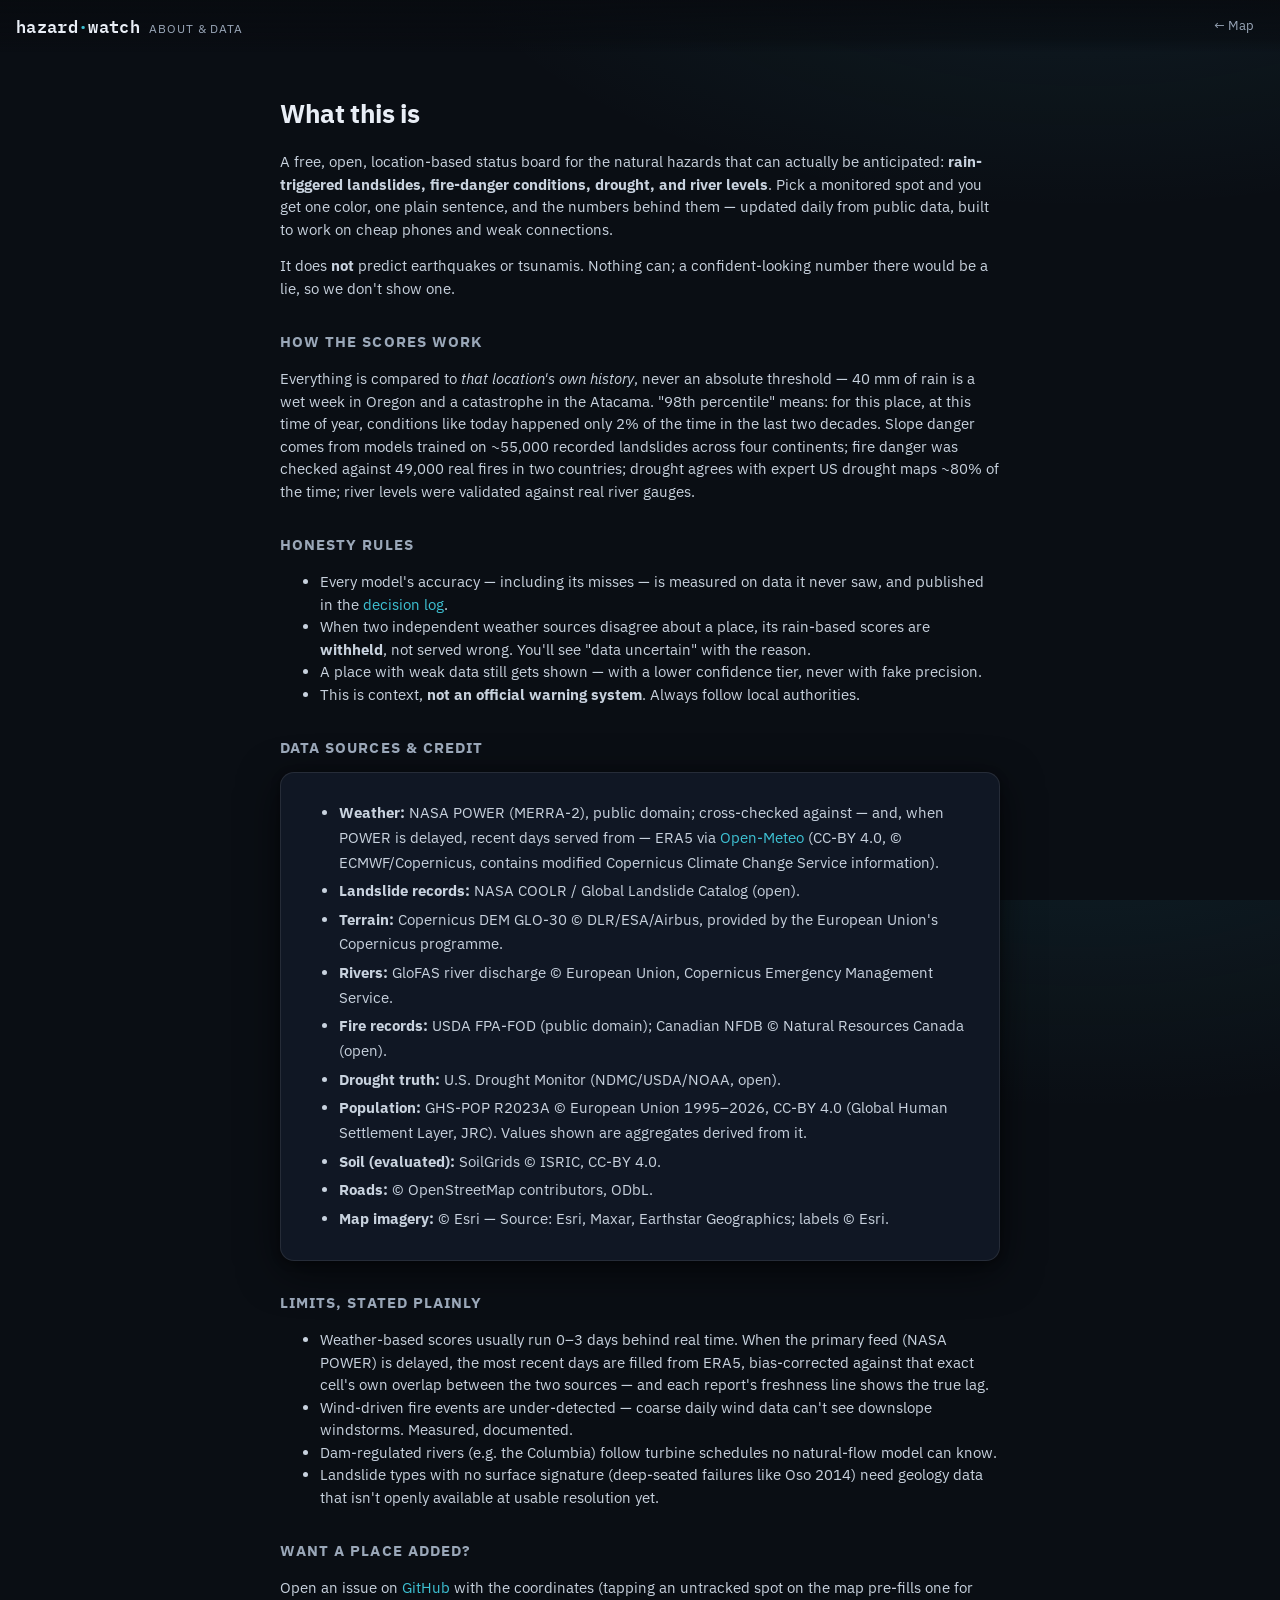
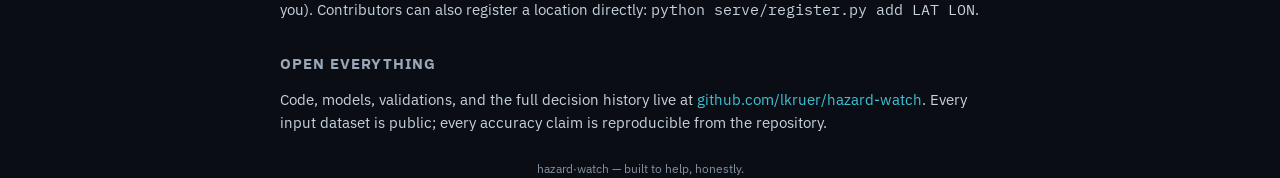
<file: site/about.html>
<!DOCTYPE html>
<html lang="en">
<head>
<meta charset="utf-8">
<meta name="viewport" content="width=device-width, initial-scale=1, viewport-fit=cover">
<title>About &amp; data — Hazard Watch</title>
<link rel="manifest" href="manifest.webmanifest">
<meta name="theme-color" content="#0a0e14">
<link rel="icon" href="icons/icon-192.png">
<link rel="apple-touch-icon" href="icons/icon-192.png">
<link rel="preconnect" href="https://fonts.googleapis.com">
<link rel="preconnect" href="https://fonts.gstatic.com" crossorigin>
<link rel="stylesheet" href="https://fonts.googleapis.com/css2?family=IBM+Plex+Mono:wght@400;500;600&family=IBM+Plex+Sans:wght@400;500;600&display=swap">
<link rel="stylesheet" href="css/styles.css">
</head>
<body class="page">

<header class="topbar">
  <div class="brand">
    <a href="index.html" style="text-decoration:none">
      <span class="brand__mark">hazard<span class="accent">·</span>watch</span></a>
    <span class="brand__tag">about &amp; data</span>
  </div>
  <div class="topbar__spacer"></div>
  <a class="navlink" href="index.html">← Map</a>
</header>

<main class="prose">
  <h1>What this is</h1>
  <p>A free, open, location-based status board for the natural hazards that can
  actually be anticipated: <b>rain-triggered landslides, fire-danger
  conditions, drought, and river levels</b>. Pick a monitored spot and you get
  one color, one plain sentence, and the numbers behind them — updated daily
  from public data, built to work on cheap phones and weak connections.</p>

  <p>It does <b>not</b> predict earthquakes or tsunamis. Nothing can; a
  confident-looking number there would be a lie, so we don't show one.</p>

  <h2>How the scores work</h2>
  <p>Everything is compared to <i>that location's own history</i>, never an
  absolute threshold — 40&nbsp;mm of rain is a wet week in Oregon and a
  catastrophe in the Atacama. "98th percentile" means: for this place, at this
  time of year, conditions like today happened only 2% of the time in the last
  two decades. Slope danger comes from models trained on ~55,000 recorded
  landslides across four continents; fire danger was checked against 49,000
  real fires in two countries; drought agrees with expert US drought maps
  ~80% of the time; river levels were validated against real river gauges.</p>

  <h2>Honesty rules</h2>
  <ul>
    <li>Every model's accuracy — including its misses — is measured on data it
    never saw, and published in the
    <a href="https://github.com/lkruer/hazard-watch/blob/main/docs/decisions.md">decision log</a>.</li>
    <li>When two independent weather sources disagree about a place, its
    rain-based scores are <b>withheld</b>, not served wrong. You'll see
    "data uncertain" with the reason.</li>
    <li>A place with weak data still gets shown — with a lower confidence tier,
    never with fake precision.</li>
    <li>This is context, <b>not an official warning system</b>. Always follow
    local authorities.</li>
  </ul>

  <h2>Data sources &amp; credit</h2>
  <div class="card"><ul class="caveats">
    <li><b>Weather:</b> NASA POWER (MERRA-2), public domain; cross-checked
    against — and, when POWER is delayed, recent days served from — ERA5
    via <a href="https://open-meteo.com/">Open-Meteo</a> (CC-BY 4.0,
    © ECMWF/Copernicus, contains modified Copernicus Climate Change Service
    information).</li>
    <li><b>Landslide records:</b> NASA COOLR / Global Landslide Catalog
    (open).</li>
    <li><b>Terrain:</b> Copernicus DEM GLO-30 © DLR/ESA/Airbus, provided by
    the European Union's Copernicus programme.</li>
    <li><b>Rivers:</b> GloFAS river discharge © European Union,
    Copernicus Emergency Management Service.</li>
    <li><b>Fire records:</b> USDA FPA-FOD (public domain);
    Canadian NFDB © Natural Resources Canada (open).</li>
    <li><b>Drought truth:</b> U.S. Drought Monitor (NDMC/USDA/NOAA, open).</li>
    <li><b>Population:</b> GHS-POP R2023A © European Union 1995–2026,
    CC-BY 4.0 (Global Human Settlement Layer, JRC). Values shown are
    aggregates derived from it.</li>
    <li><b>Soil (evaluated):</b> SoilGrids © ISRIC, CC-BY 4.0.</li>
    <li><b>Roads:</b> © OpenStreetMap contributors, ODbL.</li>
    <li><b>Map imagery:</b> © Esri — Source: Esri, Maxar, Earthstar
    Geographics; labels © Esri.</li>
  </ul></div>

  <h2>Limits, stated plainly</h2>
  <ul>
    <li>Weather-based scores usually run 0–3 days behind real time. When the
    primary feed (NASA POWER) is delayed, the most recent days are filled
    from ERA5, bias-corrected against that exact cell's own overlap between
    the two sources — and each report's freshness line shows the true
    lag.</li>
    <li>Wind-driven fire events are under-detected — coarse daily wind data
    can't see downslope windstorms. Measured, documented.</li>
    <li>Dam-regulated rivers (e.g. the Columbia) follow turbine schedules no
    natural-flow model can know.</li>
    <li>Landslide types with no surface signature (deep-seated failures like
    Oso 2014) need geology data that isn't openly available at usable
    resolution yet.</li>
  </ul>

  <h2>Want a place added?</h2>
  <p>Open an issue on
  <a href="https://github.com/lkruer/hazard-watch/issues/new">GitHub</a> with
  the coordinates (tapping an untracked spot on the map pre-fills one for
  you). Contributors can also register a location directly:
  <code>python serve/register.py add LAT LON</code>.</p>

  <h2>Open everything</h2>
  <p>Code, models, validations, and the full decision history live at
  <a href="https://github.com/lkruer/hazard-watch">github.com/lkruer/hazard-watch</a>.
  Every input dataset is public; every accuracy claim is reproducible from the
  repository.</p>

  <footer class="sitefoot">hazard·watch — built to help, honestly.</footer>
</main>
</body>
</html>
</file>
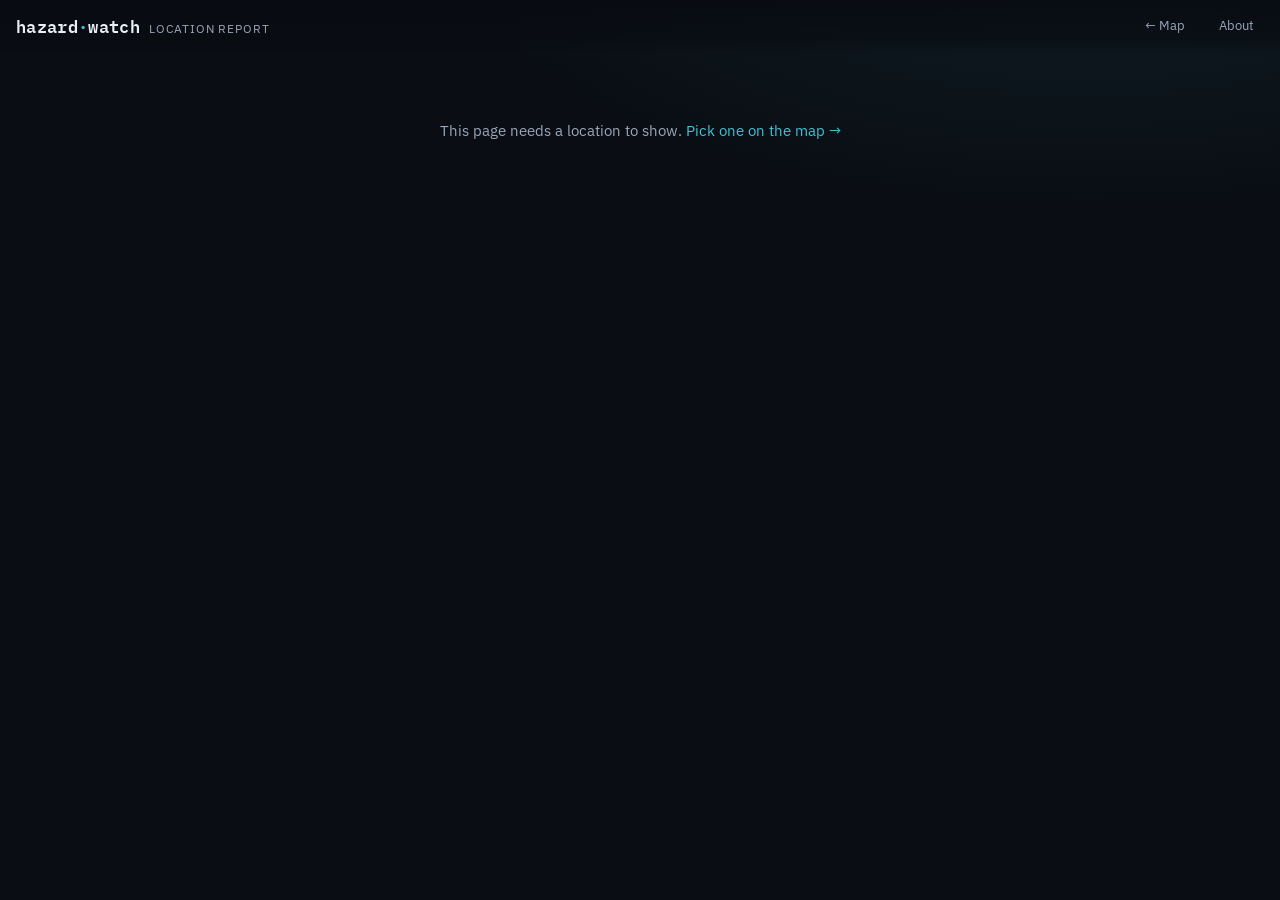
<file: site/location.html>
<!DOCTYPE html>
<html lang="en">
<head>
<meta charset="utf-8">
<meta name="viewport" content="width=device-width, initial-scale=1, viewport-fit=cover">
<title>Location report — Hazard Watch</title>
<link rel="manifest" href="manifest.webmanifest">
<meta name="theme-color" content="#0a0e14">
<link rel="icon" href="icons/icon-192.png">
<link rel="apple-touch-icon" href="icons/icon-192.png">
<link rel="preconnect" href="https://fonts.googleapis.com">
<link rel="preconnect" href="https://fonts.gstatic.com" crossorigin>
<link rel="stylesheet" href="https://fonts.googleapis.com/css2?family=IBM+Plex+Mono:wght@400;500;600&family=IBM+Plex+Sans:wght@400;500;600&display=swap">
<link rel="stylesheet" href="css/styles.css">
</head>
<body class="page">

<header class="topbar">
  <div class="brand">
    <a href="index.html" style="text-decoration:none">
      <span class="brand__mark">hazard<span class="accent">·</span>watch</span></a>
    <span class="brand__tag">location report</span>
  </div>
  <div class="topbar__spacer"></div>
  <a class="navlink" href="index.html">← Map</a>
  <a class="navlink" href="about.html">About</a>
</header>

<main class="sheet" id="sheet">
  <div class="skeleton">Loading report…</div>
</main>

<script src="js/labels.js"></script>
<script src="js/location.js"></script>
<script>
if ("serviceWorker" in navigator) {
  navigator.serviceWorker.register("sw.js").catch(function () {});
}
</script>
</body>
</html>
</file>
<file: site/css/styles.css>
/* Hazard Watch — map-first dark UI over satellite imagery.
   Identity: IBM Plex (continuity with the project dashboard).
   Status colors are the interface; everything else stays quiet. */

:root {
  --bg: #0a0e14;
  --panel: rgba(13, 19, 28, 0.86);
  --panel-solid: #101724;
  --panel-border: rgba(255, 255, 255, 0.09);
  --text: #e9eef6;
  --dim: #9aa7b8;
  --faint: #8592a3;   /* 5.7:1 on panel — quiet, but still WCAG AA */
  --accent: #3ec2d4;
  --green: #37c47e;
  --yellow: #ecc23f;
  --red: #ef5f4f;
  --unknown: #8d9aab;
  --green-soft: rgba(55, 196, 126, 0.16);
  --yellow-soft: rgba(236, 194, 63, 0.16);
  --red-soft: rgba(239, 95, 79, 0.18);
  --unknown-soft: rgba(141, 154, 171, 0.16);
  --radius: 14px;
  --shadow: 0 10px 40px rgba(0, 0, 0, 0.55), 0 2px 8px rgba(0, 0, 0, 0.4);
  --blur: saturate(140%) blur(14px);
}

* { box-sizing: border-box; }
html, body { height: 100%; }
body {
  margin: 0;
  background: var(--bg);
  color: var(--text);
  font-family: "IBM Plex Sans", -apple-system, "Segoe UI", sans-serif;
  font-size: 15px;
  line-height: 1.55;
  -webkit-font-smoothing: antialiased;
}
code, .mono { font-family: "IBM Plex Mono", ui-monospace, Consolas, monospace; }
a { color: var(--accent); text-decoration: none; }
a:hover { text-decoration: underline; }
button { font: inherit; cursor: pointer; }
:focus-visible { outline: 2px solid var(--accent); outline-offset: 2px; border-radius: 4px; }

/* ---------- top bar ---------- */
.topbar {
  position: fixed; inset: 0 0 auto 0; z-index: 1000;
  display: flex; align-items: center; gap: 14px;
  padding: 10px 16px;
  background: linear-gradient(180deg, rgba(8,11,16,.92), rgba(8,11,16,.55) 75%, transparent);
  pointer-events: none;
}
.topbar > * { pointer-events: auto; }
.brand { display: flex; align-items: baseline; gap: 9px; }
.brand__mark {
  font-family: "IBM Plex Mono", monospace; font-weight: 600; font-size: 17px;
  letter-spacing: .02em; color: var(--text);
}
.brand__mark .accent { color: var(--accent); }
.brand__tag { font-size: 11.5px; color: var(--dim); letter-spacing: .08em;
  text-transform: uppercase; }
.topbar__spacer { flex: 1; }
.topbar a.navlink {
  color: var(--dim); font-size: 13px; padding: 6px 10px; border-radius: 8px;
}
.topbar a.navlink:hover { color: var(--text); background: rgba(255,255,255,.06);
  text-decoration: none; }

/* ---------- map page ---------- */
#map { position: fixed; inset: 0; background: #05070a; }
.leaflet-container { font: inherit; }
.leaflet-control-attribution {
  background: rgba(8, 11, 16, .7) !important; color: var(--faint) !important;
  font-size: 10px !important; backdrop-filter: var(--blur);
}
.leaflet-control-attribution a { color: var(--dim) !important; }
.leaflet-control-zoom a {
  background: var(--panel) !important; color: var(--text) !important;
  border-color: var(--panel-border) !important; backdrop-filter: var(--blur);
}

/* status summary strip */
.strip {
  position: fixed; top: 60px; left: 16px; z-index: 900;
  display: flex; gap: 8px; flex-wrap: wrap;
}
.chip {
  display: inline-flex; align-items: center; gap: 7px;
  background: var(--panel); border: 1px solid var(--panel-border);
  backdrop-filter: var(--blur);
  border-radius: 999px; padding: 6px 13px 6px 9px;
  font-size: 12.5px; color: var(--dim);
  box-shadow: var(--shadow);
}
.chip b { color: var(--text); font-weight: 600; font-family: "IBM Plex Mono", monospace; }
.chip .dot { width: 9px; height: 9px; border-radius: 50%; }

/* location rail */
.rail {
  position: fixed; top: 108px; bottom: 16px; left: 16px; z-index: 900;
  width: 348px; max-width: calc(100vw - 32px);
  display: flex; flex-direction: column;
  background: var(--panel); border: 1px solid var(--panel-border);
  backdrop-filter: var(--blur);
  border-radius: var(--radius); box-shadow: var(--shadow);
  overflow: hidden;
}
.rail__head {
  padding: 13px 16px 11px; border-bottom: 1px solid var(--panel-border);
  display: flex; align-items: baseline; justify-content: space-between; gap: 8px;
}
.rail__title { font-size: 13px; font-weight: 600; letter-spacing: .07em;
  text-transform: uppercase; color: var(--dim); }
.rail__asof { font-size: 11px; color: var(--faint); font-family: "IBM Plex Mono", monospace; }
.rail__list { overflow-y: auto; overscroll-behavior: contain; padding: 6px; }
.rail__list::-webkit-scrollbar { width: 8px; }
.rail__list::-webkit-scrollbar-thumb { background: rgba(255,255,255,.12); border-radius: 4px; }

.locrow {
  display: grid; grid-template-columns: 14px 1fr auto; align-items: center;
  gap: 11px; width: 100%; text-align: left;
  padding: 10px 11px; border: 0; border-radius: 10px;
  background: transparent; color: var(--text);
}
.locrow:hover { background: rgba(255, 255, 255, 0.06); }
.locrow .dot { width: 11px; height: 11px; border-radius: 50%; justify-self: center; }
.locrow__name { font-size: 14px; font-weight: 500; line-height: 1.25;
  white-space: nowrap; overflow: hidden; text-overflow: ellipsis; }
.locrow__sub { font-size: 11.5px; color: var(--dim); }
.locrow__people { font-size: 11px; color: var(--dim);
  font-family: "IBM Plex Mono", monospace; white-space: nowrap; }

/* status dot colors + pulse */
.dot--green { background: var(--green); }
.dot--yellow { background: var(--yellow); }
.dot--red { background: var(--red); }
.dot--unknown { background: transparent; border: 2px solid var(--unknown); }

/* map markers (divIcon) — 44px invisible hit area, ~22px painted disc.
   Dual-contrast ringing (light inner ring + dark keyline) keeps markers
   readable over bright desert and dark forest imagery alike. */
.marker { position: relative; width: 44px; height: 44px; }
.marker__core {
  position: absolute; inset: 11px; border-radius: 50%;
  border: 2px solid rgba(255, 255, 255, 0.92);
  box-shadow: 0 0 0 1.5px rgba(0, 0, 0, 0.55), 0 1px 6px rgba(0, 0, 0, 0.6);
}
.marker--green .marker__core { background: var(--green); }
.marker--yellow .marker__core { background: var(--yellow); }
.marker--red .marker__core { background: var(--red); }
.marker--unknown .marker__core { background: var(--unknown);
  border-style: dashed; }
.marker__pulse { position: absolute; inset: 11px; border-radius: 50%; opacity: 0; }
.marker--red .marker__pulse { background: var(--red); animation: pulse 1.8s ease-out infinite; }
.marker--yellow .marker__pulse { background: var(--yellow); animation: pulse 2.6s ease-out infinite; }
@keyframes pulse {
  0% { transform: scale(.55); opacity: .75; }
  70% { transform: scale(2.1); opacity: 0; }
  100% { opacity: 0; }
}
@media (prefers-reduced-motion: reduce) {
  .marker__pulse { animation: none !important; }
}

/* map popup */
.leaflet-popup-content-wrapper {
  background: var(--panel-solid); color: var(--text);
  border: 1px solid var(--panel-border); border-radius: 12px;
  box-shadow: var(--shadow);
}
.leaflet-popup-tip { background: var(--panel-solid); }
.pop { min-width: 220px; }
.pop__status { display: flex; align-items: center; gap: 8px; margin-bottom: 2px; }
.pop__status .dot { width: 10px; height: 10px; border-radius: 50%; }
.pop__name { font-weight: 600; font-size: 15px; }
.pop__word { font-size: 12px; font-weight: 600; letter-spacing: .05em;
  text-transform: uppercase; margin-bottom: 4px; }
.pop__word--green { color: var(--green); }
.pop__word--yellow { color: var(--yellow); }
.pop__word--red { color: var(--red); }
.pop__word--unknown { color: var(--unknown); }
.pop__msg { font-size: 12.5px; color: var(--dim); margin: 4px 0 8px; }
.pop__meta { font-size: 11px; color: var(--faint);
  font-family: "IBM Plex Mono", monospace; margin-bottom: 10px; }
.pop__near { font-size: 12px; color: var(--dim); margin-bottom: 10px; }
.pop a.btn {
  display: inline-block; background: var(--accent); color: #06232a;
  font-weight: 600; font-size: 12.5px; padding: 7px 12px; border-radius: 8px;
}
.pop a.btn:hover { text-decoration: none; filter: brightness(1.08); }

/* rail intro + mobile collapse handle */
.rail__intro { padding: 9px 16px 10px; font-size: 12px; color: var(--dim);
  line-height: 1.5; border-bottom: 1px solid var(--panel-border); }
.rail__handle { display: none; }

/* mobile: rail becomes a collapsible bottom sheet that never covers the
   attribution or zoom controls */
@media (max-width: 720px) {
  .rail { top: auto; left: 0; right: 0; bottom: 0; width: 100%;
    max-height: 46vh; max-height: 46dvh; border-radius: 16px 16px 0 0;
    transition: max-height .25s ease; }
  .rail__list { padding-bottom: calc(6px + env(safe-area-inset-bottom)); }
  .rail__handle { display: block; width: 100%; padding: 8px 0 4px;
    background: transparent; border: 0; }
  .rail__handle::before { content: ""; display: block; width: 44px;
    height: 4px; border-radius: 2px; margin: 0 auto;
    background: rgba(255, 255, 255, .28); }
  body.rail-collapsed .rail { max-height: 92px; }
  body.rail-collapsed .rail__intro,
  body.rail-collapsed .rail__list { display: none; }
  .leaflet-bottom { bottom: 46vh; bottom: 46dvh; margin-bottom: 6px; }
  body.rail-collapsed .leaflet-bottom { bottom: 92px; }
  .strip { top: 56px; }
  /* topbar: brand + links fit one line on small phones */
  .topbar { gap: 8px; padding: 10px 12px; }
  .brand__tag { display: none; }
  .brand__mark { font-size: 15px; }
  .topbar a.navlink { font-size: 12px; padding: 6px 7px; white-space: nowrap; }
}

/* ---------- location page ---------- */
.page {
  min-height: 100%;
  background:
    radial-gradient(1100px 500px at 85% -10%, rgba(62, 194, 212, 0.09), transparent 60%),
    var(--bg);
  padding: 76px 18px 60px;
}
.sheet { max-width: 760px; margin: 0 auto; display: flex; flex-direction: column; gap: 18px; }

.hero {
  border-radius: var(--radius); border: 1px solid var(--panel-border);
  background: var(--panel-solid); box-shadow: var(--shadow);
  overflow: hidden;
}
.hero__band { height: 7px; }
.hero__band--green { background: var(--green); }
.hero__band--yellow { background: var(--yellow); }
.hero__band--red { background: var(--red); }
.hero__band--unknown { background: var(--unknown); }
.hero__body { padding: 22px 24px 20px; }
.hero__top { display: flex; align-items: flex-start; gap: 14px; justify-content: space-between; flex-wrap: wrap; }
.hero__name { font-size: 24px; font-weight: 600; letter-spacing: -0.015em; margin: 0; }
.hero__coords { font-size: 12px; color: var(--faint); font-family: "IBM Plex Mono", monospace; }
.statuspill {
  display: inline-flex; align-items: center; gap: 8px;
  border-radius: 999px; padding: 7px 14px; font-weight: 600; font-size: 13.5px;
}
.statuspill .dot { width: 10px; height: 10px; border-radius: 50%; }
.statuspill--green { background: var(--green-soft); color: var(--green); }
.statuspill--yellow { background: var(--yellow-soft); color: var(--yellow); }
.statuspill--red { background: var(--red-soft); color: var(--red); }
.statuspill--unknown { background: var(--unknown-soft); color: var(--unknown); }

.hero__msg { font-size: 17px; line-height: 1.6; margin: 14px 0 4px; max-width: 58ch; }
.hero__meta { display: flex; gap: 16px; flex-wrap: wrap; margin-top: 12px;
  font-size: 12px; color: var(--dim); }
.hero__meta b { color: var(--text); font-weight: 500; }
/* the one filled-accent control on the page: primary for the core audience */
.listen {
  margin-top: 16px; display: inline-flex; align-items: center; gap: 9px;
  background: var(--accent); color: #06232a; font-weight: 600;
  border: 1px solid transparent; border-radius: 10px; padding: 12px 20px;
  font-size: 15px; min-height: 44px;
}
.listen:hover { filter: brightness(1.08); }
.listen[data-speaking="1"] {
  background: rgba(62, 194, 212, 0.12); color: var(--accent);
  border-color: var(--accent);
}

.grid2 { display: grid; grid-template-columns: repeat(auto-fit, minmax(240px, 1fr)); gap: 14px; }
.card {
  background: var(--panel-solid); border: 1px solid var(--panel-border);
  border-radius: var(--radius); box-shadow: var(--shadow); padding: 16px 18px;
}
.card h3 { margin: 0 0 4px; font-size: 12px; font-weight: 600;
  letter-spacing: .08em; text-transform: uppercase; color: var(--dim); }
.card .verdict { font-size: 15px; font-weight: 600; margin: 2px 0 6px; }
.verdict--green { color: var(--green); }
.verdict--yellow { color: var(--yellow); }
.verdict--red { color: var(--red); }
.verdict--unknown { color: var(--unknown); }
.card .big { font-size: 24px; font-weight: 500; font-family: "IBM Plex Mono", monospace; }
.card .biglabel { font-family: "IBM Plex Sans", sans-serif; font-size: 12px;
  color: var(--faint); font-weight: 400; }
.card .sub { font-size: 12px; color: var(--dim); margin-top: 4px; }
.card .warn { color: var(--yellow); }
/* the ramp is pinned to the full track and clipped to the value, so the
   fill's TIP color honestly reflects severity (a 20% bar ends green) */
.bar { position: relative; height: 6px; border-radius: 4px;
  background: rgba(255,255,255,.08); margin-top: 12px; overflow: hidden; }
.bar > i { position: absolute; inset: 0;
  background: linear-gradient(90deg, var(--green), var(--yellow) 62%, var(--red) 92%);
  clip-path: inset(0 calc(100% - var(--w, 0%)) 0 0 round 4px); }

.trend { padding-bottom: 10px; }
.trend svg { width: 100%; height: auto; display: block; }
#trendbox { min-height: 100px; }
.legend { display: flex; gap: 14px; flex-wrap: wrap; margin-top: 8px;
  font-size: 11.5px; color: var(--dim); }
.legend i { display: inline-block; width: 14px; height: 3px; border-radius: 2px;
  margin-right: 5px; vertical-align: middle; }

.caveats { font-size: 12.5px; color: var(--dim); line-height: 1.7; }
.caveats li { margin-bottom: 4px; }
.qnote {
  border-left: 3px solid var(--unknown); background: var(--unknown-soft);
  border-radius: 8px; padding: 12px 14px; font-size: 13px; color: var(--dim);
}

/* ---------- about page ---------- */
.prose { max-width: 720px; margin: 0 auto; }
.prose h1 { font-size: 26px; letter-spacing: -0.015em; }
.prose h2 { font-size: 15px; margin-top: 30px; text-transform: uppercase;
  letter-spacing: .07em; color: var(--dim); }
.prose p, .prose li { color: #c8d2de; font-size: 14.5px; }
.prose .card { margin-top: 10px; }

.skeleton { color: var(--dim); padding: 40px; text-align: center;
  line-height: 2; }
button.btn.retry {
  background: var(--accent); color: #06232a; font-weight: 600;
  border: 0; border-radius: 8px; padding: 8px 16px; font-size: 13px;
  margin-top: 10px;
}
footer.sitefoot {
  margin-top: 26px; text-align: center; font-size: 11.5px; color: var(--faint);
}
</file>
